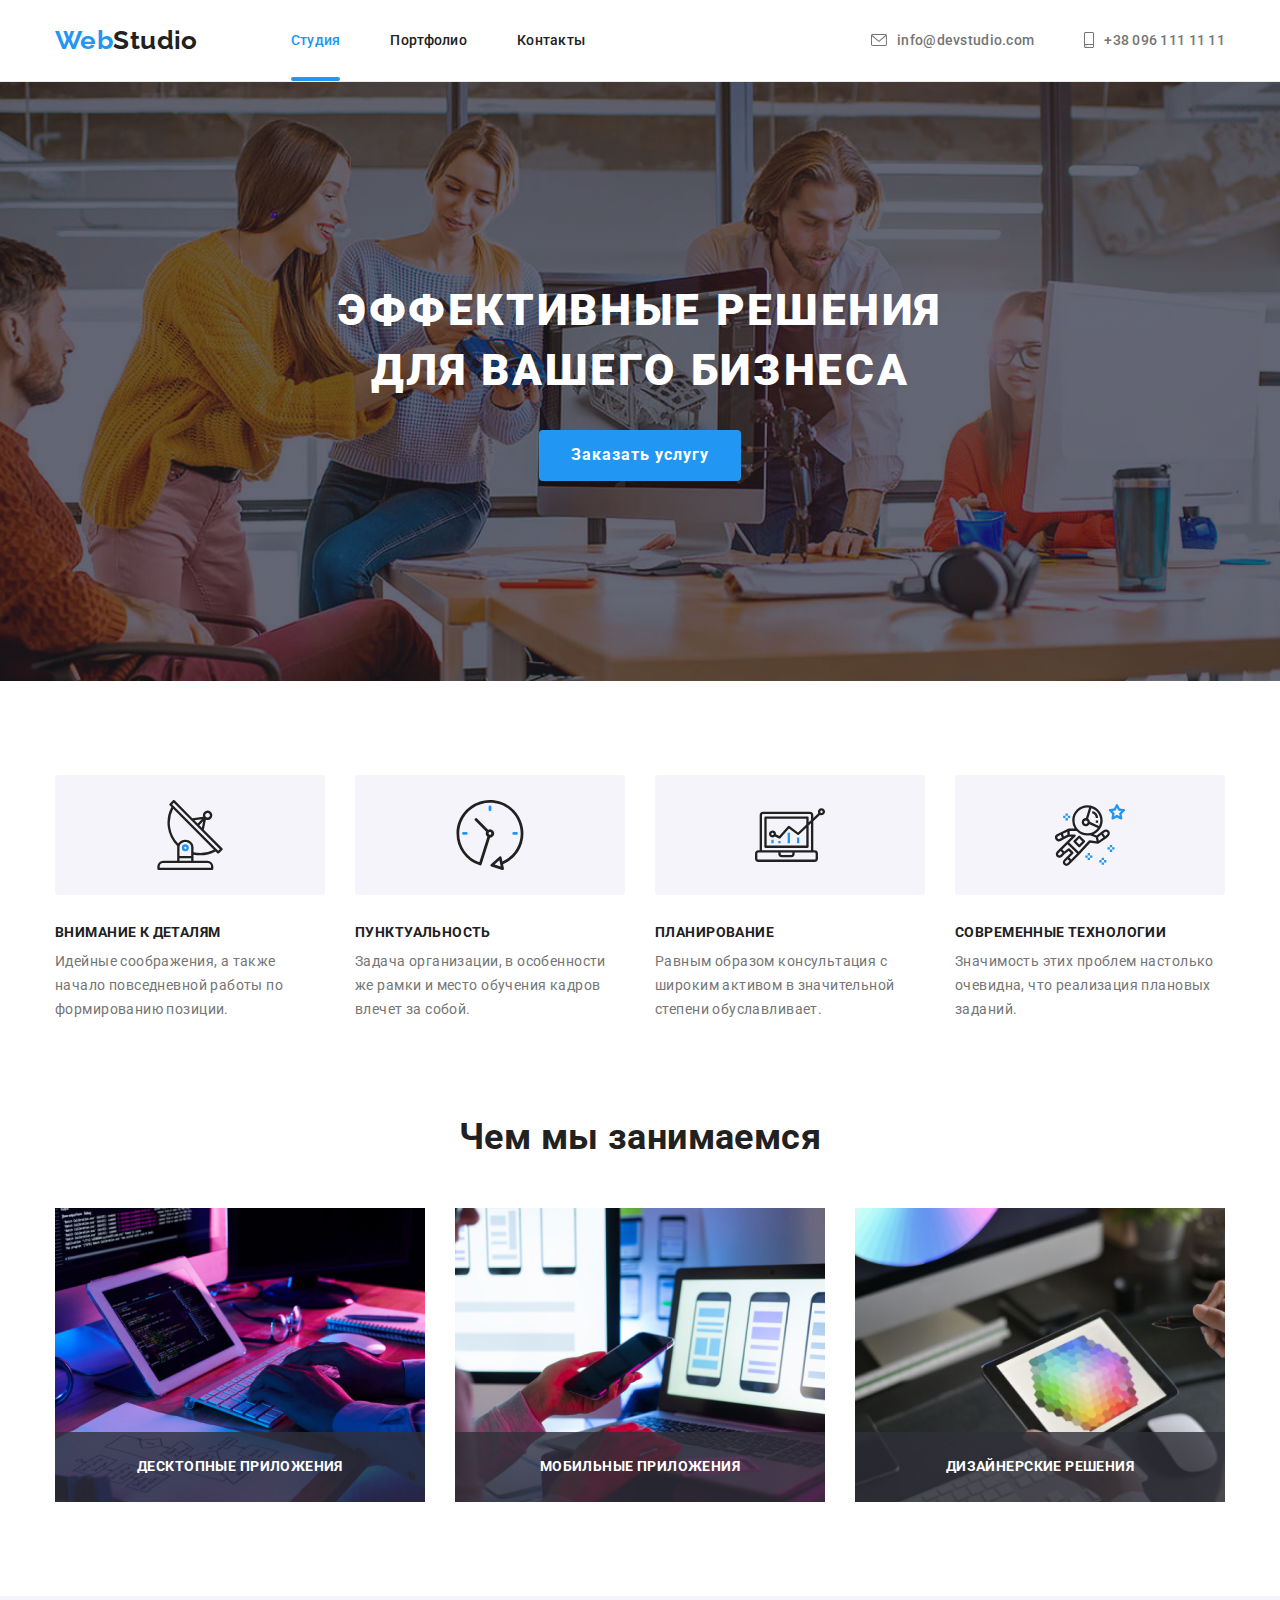
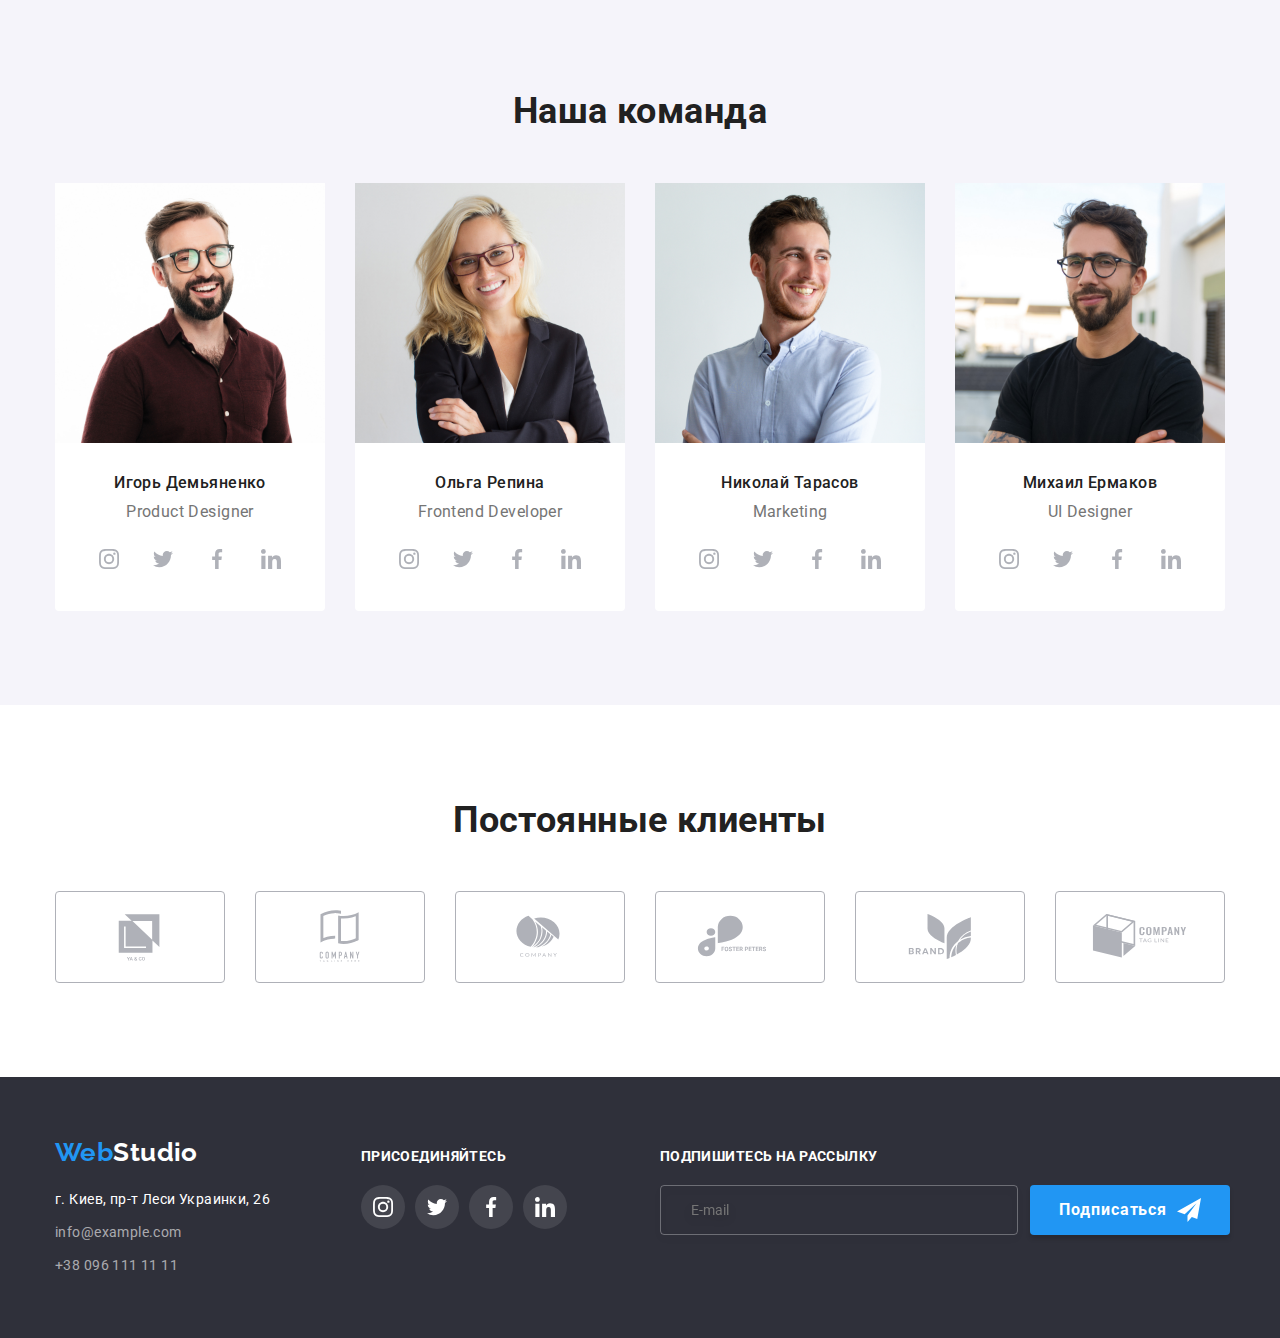
<file: index.html>
<!DOCTYPE html>
<html lang="ru">
	<head>
		<meta charset="UTF-8" />
		<meta http-equiv="X-UA-Compatible" content="IE=edge" />
		<meta name="viewport" content="width=device-width, initial-scale=1.0" />
		<title>WebStudio</title>

		<!-- Шрифти -->

		<link rel="preconnect" href="https://fonts.googleapis.com" />
		<link rel="preconnect" href="https://fonts.gstatic.com" crossorigin />
		<link
			href="https://fonts.googleapis.com/css2?family=Raleway:wght@700&family=Roboto:wght@400;500;700;900&display=swap"
			rel="stylesheet"
		/>
		<!--Нормалізація стилів  -->

		<link
			rel="stylesheet"
			href="https://cdnjs.cloudflare.com/ajax/libs/modern-normalize/1.1.0/modern-normalize.min.css"
		/>

		<!-- Кастомні стилі -->

		<link rel="stylesheet" href="./css/styles.css" />
	</head>

	<body>
		<!-- Шапка сторінки -->

		<header class="header">
			<div class="container header-container">
				<nav class="header-nav">
					<!-- Логотип -->

					<a class="logo link" href="./index.html"><span class="logo-accent">Web</span>Studio</a>

					<!-- Навігація на інші сторінки -->

					<ul class="nav-list list">
						<li class="nav-item">
							<a class="header-link current-link link" href="./index.html">Студия</a>
						</li>
						<li class="nav-item">
							<a class="header-link link" href="./portfolio.html">Портфолио</a>
						</li>
						<li class="nav-item">
							<a class="header-link link" href="Контакты">Контакты</a>
						</li>
					</ul>
				</nav>

				<!-- Контакти -->

				<ul class="contacts-list list">
					<li class="contacts-list-item">
						<a class="contact-link link" href="mailto:info@devstudio.com">
							<svg class="icon-mail">
								<use href="./images/icons.svg#icon-envelope"></use>
							</svg>
							info@devstudio.com
						</a>
					</li>
					<li class="contacts-list-item">
						<a class="contact-link link" href="tel:+380961111111">
							<svg class="icon-phone">
								<use href="./images/icons.svg#icon-smartphone"></use>
							</svg>
							+38 096 111 11 11
						</a>
					</li>
				</ul>
			</div>
		</header>

		<!-- Унікальний контент сторінки -->

		<main>
			<!-- Секція Герой -->

			<section class="section hero">
				<div class="container">
					<h1 class="hero-title">Эффективные решения для вашего бизнеса</h1>
					<button class="hero-button" type="button" data-modal-open>Заказать услугу</button>
				</div>
			</section>

			<!--Секція Переваги -->

			<section class="section benefits">
				<div class="container">
					<h2 class="visually-hidden">Преимущества</h2>
					<ul class="benefits-list card-set list">
						<li class="benefits-list-item card-set-item">
							<div class="item-icon">
								<svg class="benefits-icon">
									<use href="./images/symbol.svg#icon-antenna"></use>
								</svg>
							</div>
							<h3 class="benefits-title">Внимание к деталям</h3>
							<p class="benefits-text">
								Идейные соображения, а также начало повседневной работы по формированию позиции.
							</p>
						</li>
						<li class="benefits-list-item card-set-item">
							<div class="item-icon">
								<svg class="benefits-icon">
									<use href="./images/symbol.svg#icon-clock"></use>
								</svg>
							</div>
							<h3 class="benefits-title">Пунктуальность</h3>
							<p class="benefits-text">
								Задача организации, в особенности же рамки и место обучения кадров влечет за собой.
							</p>
						</li>
						<li class="benefits-list-item card-set-item">
							<div class="item-icon">
								<svg class="benefits-icon">
									<use href="./images/symbol.svg#icon-diagram"></use>
								</svg>
							</div>
							<h3 class="benefits-title">Планирование</h3>
							<p class="benefits-text">
								Равным образом консультация с широким активом в значительной степени обуславливает.
							</p>
						</li>
						<li class="benefits-list-item card-set-item">
							<div class="item-icon">
								<svg class="benefits-icon">
									<use href="./images/symbol.svg#icon-astronaut"></use>
								</svg>
							</div>
							<h3 class="benefits-title">Современные технологии</h3>
							<p class="benefits-text">
								Значимость этих проблем настолько очевидна, что реализация плановых заданий.
							</p>
						</li>
					</ul>
				</div>
			</section>

			<!--Секція Наша робота -->

			<section class="section job">
				<div class="container">
					<h2 class="section-title">Чем мы занимаемся</h2>
					<ul class="job-list card-set list">
						<li class="job-list-item card-set-item">
							<div class="job-card">
								<img src="./images/job/img.jpg" alt="Десктопные приложения" width="370" height="294" />
								<p class="title">Десктопные приложения</p>
							</div>
						</li>
						<li class="job-list-item card-set-item">
							<div class="job-card">
								<img src="./images/job/img-1.jpg" alt="Мобильные приложения" width="370" height="294" />
								<p class="title">Мобильные приложения</p>
							</div>
						</li>
						<li class="job-list-item card-set-item">
							<div class="job-card">
								<img src="./images/job/img-2.jpg" alt="Дизайнерские решения" width="370" height="294" />
								<p class="title">Дизайнерские решения</p>
							</div>
						</li>
					</ul>
				</div>
			</section>

			<!-- Секція Наша команда -->

			<section class="section team">
				<div class="container">
					<h2 class="section-title">Наша команда</h2>
					<ul class="team-list card-set list">
						<li class="team-list-item card-set-item">
							<div class="card">
								<img class="team-img" src="./images/teams/img-3.jpg" alt="Игорь Демьяненко" width="270" height="260" />
								<div class="card-content">
									<h3 class="team-member">Игорь Демьяненко</h3>
									<p class="team-position">Product Designer</p>
									<ul class="networks-list list">
										<li class="networks-item">
											<a
												class="social-link link"
												href="https://www.instagram.com"
												aria-label="instagram"
												target="_blank"
												rel="noreferrer noopener"
											>
												<svg class="social-icon" width="20" height="20">
													<use href="./images/icons.svg#icon-instagram"></use>
												</svg>
											</a>
										</li>
										<li class="networks-item">
											<a
												class="social-link link"
												href="https://www.twitter.com"
												aria-label="twitter"
												target="_blank"
												rel="noreferrer noopener"
											>
												<svg class="social-icon" width="20" height="20">
													<use href="./images/icons.svg#icon-twitter"></use>
												</svg>
											</a>
										</li>
										<li class="networks-item">
											<a
												class="social-link link"
												href="https://www.facebook.com"
												aria-label="facebook"
												target="_blank"
												rel="noreferrer noopener"
											>
												<svg class="social-icon" width="20" height="20">
													<use href="./images/icons.svg#icon-facebook"></use>
												</svg>
											</a>
										</li>
										<li class="networks-item">
											<a
												class="social-link link"
												href="https://www.linkedin.com"
												aria-label="linkedin"
												target="_blank"
												rel="noreferrer noopener"
											>
												<svg class="social-icon" width="20" height="20">
													<use href="./images/icons.svg#icon-linkedin"></use>
												</svg>
											</a>
										</li>
									</ul>
								</div>
							</div>
						</li>

						<li class="team-list-item card-set-item">
							<div class="card">
								<div class="card-photo">
									<img src="./images/teams/img-4.jpg" alt="Ольга Репина" width="270" height="260" />
								</div>
								<div class="card-content">
									<h3 class="team-member">Ольга Репина</h3>
									<p class="team-position">Frontend Developer</p>
									<ul class="networks-list list">
										<li class="networks-item">
											<a
												class="social-link link"
												href="https://www.instagram.com"
												aria-label="instagram"
												target="_blank"
												rel="noreferrer noopener"
											>
												<svg class="social-icon" width="20" height="20">
													<use href="./images/icons.svg#icon-instagram"></use>
												</svg>
											</a>
										</li>
										<li class="networks-item">
											<a
												class="social-link link"
												href="https://www.twitter.com"
												aria-label="twitter"
												target="_blank"
												rel="noreferrer noopener"
											>
												<svg class="social-icon" width="20" height="20">
													<use href="./images/icons.svg#icon-twitter"></use>
												</svg>
											</a>
										</li>
										<li class="networks-item">
											<a
												class="social-link link"
												href="https://www.facebook.com"
												aria-label="facebook"
												target="_blank"
												rel="noreferrer noopener"
											>
												<svg class="social-icon" width="20" height="20">
													<use href="./images/icons.svg#icon-facebook"></use>
												</svg>
											</a>
										</li>
										<li class="networks-item">
											<a
												class="social-link link"
												href="https://www.linkedin.com"
												aria-label="linkedin"
												target="_blank"
												rel="noreferrer noopener"
											>
												<svg class="social-icon" width="20" height="20">
													<use href="./images/icons.svg#icon-linkedin"></use>
												</svg>
											</a>
										</li>
									</ul>
								</div>
							</div>
						</li>

						<li class="team-list-item card-set-item">
							<div class="card">
								<div class="card-photo">
									<img src="./images/teams/img-5.jpg" alt="Николай Тарасов" width="270" height="260" />
								</div>
								<div class="card-content">
									<h3 class="team-member">Николай Тарасов</h3>
									<p class="team-position">Marketing</p>
									<ul class="networks-list list">
										<li class="networks-item">
											<a
												class="social-link link"
												href="https://www.instagram.com"
												aria-label="instagram"
												target="_blank"
												rel="noreferrer noopener"
											>
												<svg class="social-icon" width="20" height="20">
													<use href="./images/icons.svg#icon-instagram"></use>
												</svg>
											</a>
										</li>
										<li class="networks-item">
											<a
												class="social-link link"
												href="https://www.twitter.com"
												aria-label="twitter"
												target="_blank"
												rel="noreferrer noopener"
											>
												<svg class="social-icon" width="20" height="20">
													<use href="./images/icons.svg#icon-twitter"></use>
												</svg>
											</a>
										</li>
										<li class="networks-item">
											<a
												class="social-link link"
												href="https://www.facebook.com"
												aria-label="facebook"
												target="_blank"
												rel="noreferrer noopener"
											>
												<svg class="social-icon" width="20" height="20">
													<use href="./images/icons.svg#icon-facebook"></use>
												</svg>
											</a>
										</li>
										<li class="networks-item">
											<a
												class="social-link link"
												href="https://www.linkedin.com"
												aria-label="linkedin"
												target="_blank"
												rel="noreferrer noopener"
											>
												<svg class="social-icon" width="20" height="20">
													<use href="./images/icons.svg#icon-linkedin"></use>
												</svg>
											</a>
										</li>
									</ul>
								</div>
							</div>
						</li>

						<li class="team-list-item card-set-item">
							<div class="card">
								<div class="card-photo">
									<img src="./images/teams/img-6.jpg" alt="Михаил Ермаков" width="270" height="260" />
								</div>
								<div class="card-content">
									<h3 class="team-member">Михаил Ермаков</h3>
									<p class="team-position">UI Designer</p>
									<ul class="networks-list list">
										<li class="networks-item">
											<a
												class="social-link link"
												href="https://www.instagram.com"
												aria-label="instagram"
												target="_blank"
												rel="noreferrer noopener"
											>
												<svg class="social-icon" width="20" height="20">
													<use href="./images/icons.svg#icon-instagram"></use>
												</svg>
											</a>
										</li>
										<li class="networks-item">
											<a
												class="social-link link"
												href="https://www.twitter.com"
												aria-label="twitter"
												target="_blank"
												rel="noreferrer noopener"
											>
												<svg class="social-icon" width="20" height="20">
													<use href="./images/icons.svg#icon-twitter"></use>
												</svg>
											</a>
										</li>
										<li class="networks-item">
											<a
												class="social-link link"
												href="https://www.facebook.com"
												aria-label="facebook"
												target="_blank"
												rel="noreferrer noopener"
											>
												<svg class="social-icon" width="20" height="20">
													<use href="./images/icons.svg#icon-facebook"></use>
												</svg>
											</a>
										</li>
										<li class="networks-item">
											<a
												class="social-link link"
												href="https://www.linkedin.com"
												aria-label="linkedin"
												target="_blank"
												rel="noreferrer noopener"
											>
												<svg class="social-icon" width="20" height="20">
													<use href="./images/icons.svg#icon-linkedin"></use>
												</svg>
											</a>
										</li>
									</ul>
								</div>
							</div>
						</li>
					</ul>
				</div>
			</section>
		</main>

		<!-- Секція Постійні клієнти -->

		<section class="section clients">
			<div class="container">
				<h2 class="section-title">Постоянные клиенты</h2>
				<ul class="clients-list card-set list">
					<li class="clients-list-item card-set-item">
						<a class="clients-link link" href="">
							<svg class="clients-icon" width="106px" height="60px">
								<use href="./images/icons.svg#icon-Logo"></use>
							</svg>
						</a>
					</li>
					<li class="clients-list-item card-set-item">
						<a class="clients-link link" href="">
							<svg class="clients-icon" width="106px" height="60px">
								<use href="./images/icons.svg#icon-Logo-1"></use>
							</svg>
						</a>
					</li>
					<li class="clients-list-item card-set-item">
						<a class="clients-link link" href="">
							<svg class="clients-icon" width="106px" height="60px">
								<use href="./images/icons.svg#icon-Logo-2"></use>
							</svg>
						</a>
					</li>
					<li class="clients-list-item card-set-item">
						<a class="clients-link link" href="">
							<svg class="clients-icon" width="106px" height="60px">
								<use href="./images/icons.svg#icon-Logo-3"></use>
							</svg>
						</a>
					</li>
					<li class="clients-list-item card-set-item">
						<a class="clients-link link" href="">
							<svg class="clients-icon" width="106px" height="60px">
								<use href="./images/icons.svg#icon-Logo-4"></use>
							</svg>
						</a>
					</li>
					<li class="clients-list-item card-set-item">
						<a class="clients-link link" href="">
							<svg class="clients-icon" width="106px" height="60px">
								<use href="./images/icons.svg#icon-Logo-5"></use>
							</svg>
						</a>
					</li>
				</ul>
			</div>
		</section>
		<!-- Підвал -->

		<footer class="footer">
			<div class="container footer-container">
				<div class="address-container">
					<a class="logo link" href="./index.html"><span class="logo-accent">Web</span>Studio</a>

					<!-- Адреса -->

					<address>
						<ul class="footer-list link">
							<li class="footer-list-item">
								<a class="address map link" href="https://bit.ly/3pXMvUd" target="_blank" rel="noopener noreferrer"
									>г. Киев, пр-т Леси Украинки, 26</a
								>
							</li>

							<!-- Контакти -->

							<li class="footer-list-item">
								<a class="address-contact link" href="mailto:info@devstudio.com">info@example.com</a>
							</li>
							<li class="footer-list-item">
								<a class="address-contact link" href="tel:+380961111111">+38 096 111 11 11</a>
							</li>
						</ul>
					</address>
				</div>

				<div class="social-container">
					<p class="footer-title">присоединяйтесь</p>
					<ul class="networks-list list">
						<li class="networks-item">
							<a
								class="footer-social-link link"
								href="https://www.instagram.com"
								aria-label="instagram"
								target="_blank"
								rel="noreferrer noopener"
							>
								<svg class="footer-social-icon" width="20" height="20">
									<use href="./images/icons.svg#icon-instagram"></use>
								</svg>
							</a>
						</li>
						<li class="networks-item">
							<a
								class="footer-social-link link"
								href="https://www.twitter.com"
								aria-label="twitter"
								target="_blank"
								rel="noreferrer noopener"
							>
								<svg class="footer-social-icon" width="20" height="20">
									<use href="./images/icons.svg#icon-twitter"></use>
								</svg>
							</a>
						</li>
						<li class="networks-item">
							<a
								class="footer-social-link link"
								href="https://www.facebook.com"
								aria-label="facebook"
								target="_blank"
								rel="noreferrer noopener"
							>
								<svg class="footer-social-icon" width="20" height="20">
									<use href="./images/icons.svg#icon-facebook"></use>
								</svg>
							</a>
						</li>
						<li class="networks-item">
							<a
								class="footer-social-link link"
								href="https://www.linkedin.com"
								aria-label="linkedin"
								target="_blank"
								rel="noreferrer noopener"
							>
								<svg class="footer-social-icon" width="20" height="20">
									<use href="./images/icons.svg#icon-linkedin"></use>
								</svg>
							</a>
						</li>
					</ul>
				</div>

				<form class="footer-form">
					<label for="email" class="footer-label">Подпишитесь на рассылку</label>
					<div class="subscribe">
						<input type="email" name="email" id="email" placeholder="E-mail" required class="footer-input" />

						<button type="submit" class="button-form">
							Подписаться
							<svg class="icon-send" width="24px" height="24px">
								<use href="./images/icons.svg#icon-send"></use>
							</svg>
						</button>
					</div>
				</form>
			</div>
		</footer>

		<!-- Модальне вікно -->

		<div class="backdrop is-hidden" data-modal>
			<div class="modal">
				<button class="modal-close-btn" type="button" data-modal-close>
					<svg width="18" height="18">
						<use href="./images/icons.svg#close-button"></use>
					</svg>
				</button>

				<!-- Модальне вікно Портфоліо -->

				<form class="form-action" autocomplete="on">
					<h2 class="form-title">Оставьте свои данные, мы вам перезвоним</h2>

					<ul class="form">
						<li class="form-field">
							<label for="name" class="form-label">Имя</label>
							<input type="text" id="name" class="form-input" name="name" required autofocus />
							<svg class="icon-input">
								<use href="./images/icons.svg#person-icon"></use>
							</svg>
						</li>
						<li class="form-field">
							<label for="tel" class="form-label">Телефон</label>
							<input type="tel" id="tel" class="form-input" name="phone" required />
							<svg class="icon-input">
								<use href="./images/icons.svg#phone-icon"></use>
							</svg>
						</li>
						<li class="form-field">
							<label for="mail" class="form-label">Почта</label>
							<input type="email" id="mail" class="form-input" name="email" required />
							<svg class="icon-input">
								<use href="./images/icons.svg#email-icon"></use>
							</svg>
						</li>
						<li class="form-field">
							<label class="form-label" for="comment">Комментарий</label>
							<textarea name="coment" id="comment" placeholder="Введите текст"></textarea>
						</li>
					</ul>

					<label class="label">
						<input type="checkbox" name="policy" class="checkbox" required />
						<span class="icon-span"></span>
						Соглашаюсь с рассылкой и принимаю<a href="" class="policy-link">Условия договора</a>
					</label>

					<button type="submit" class="primary-button submit">Отправить</button>
				</form>
			</div>
		</div>

		<!-- Підключення скрипта -->

		<script src="./js/modal.js"></script>
	</body>
</html>
</file>
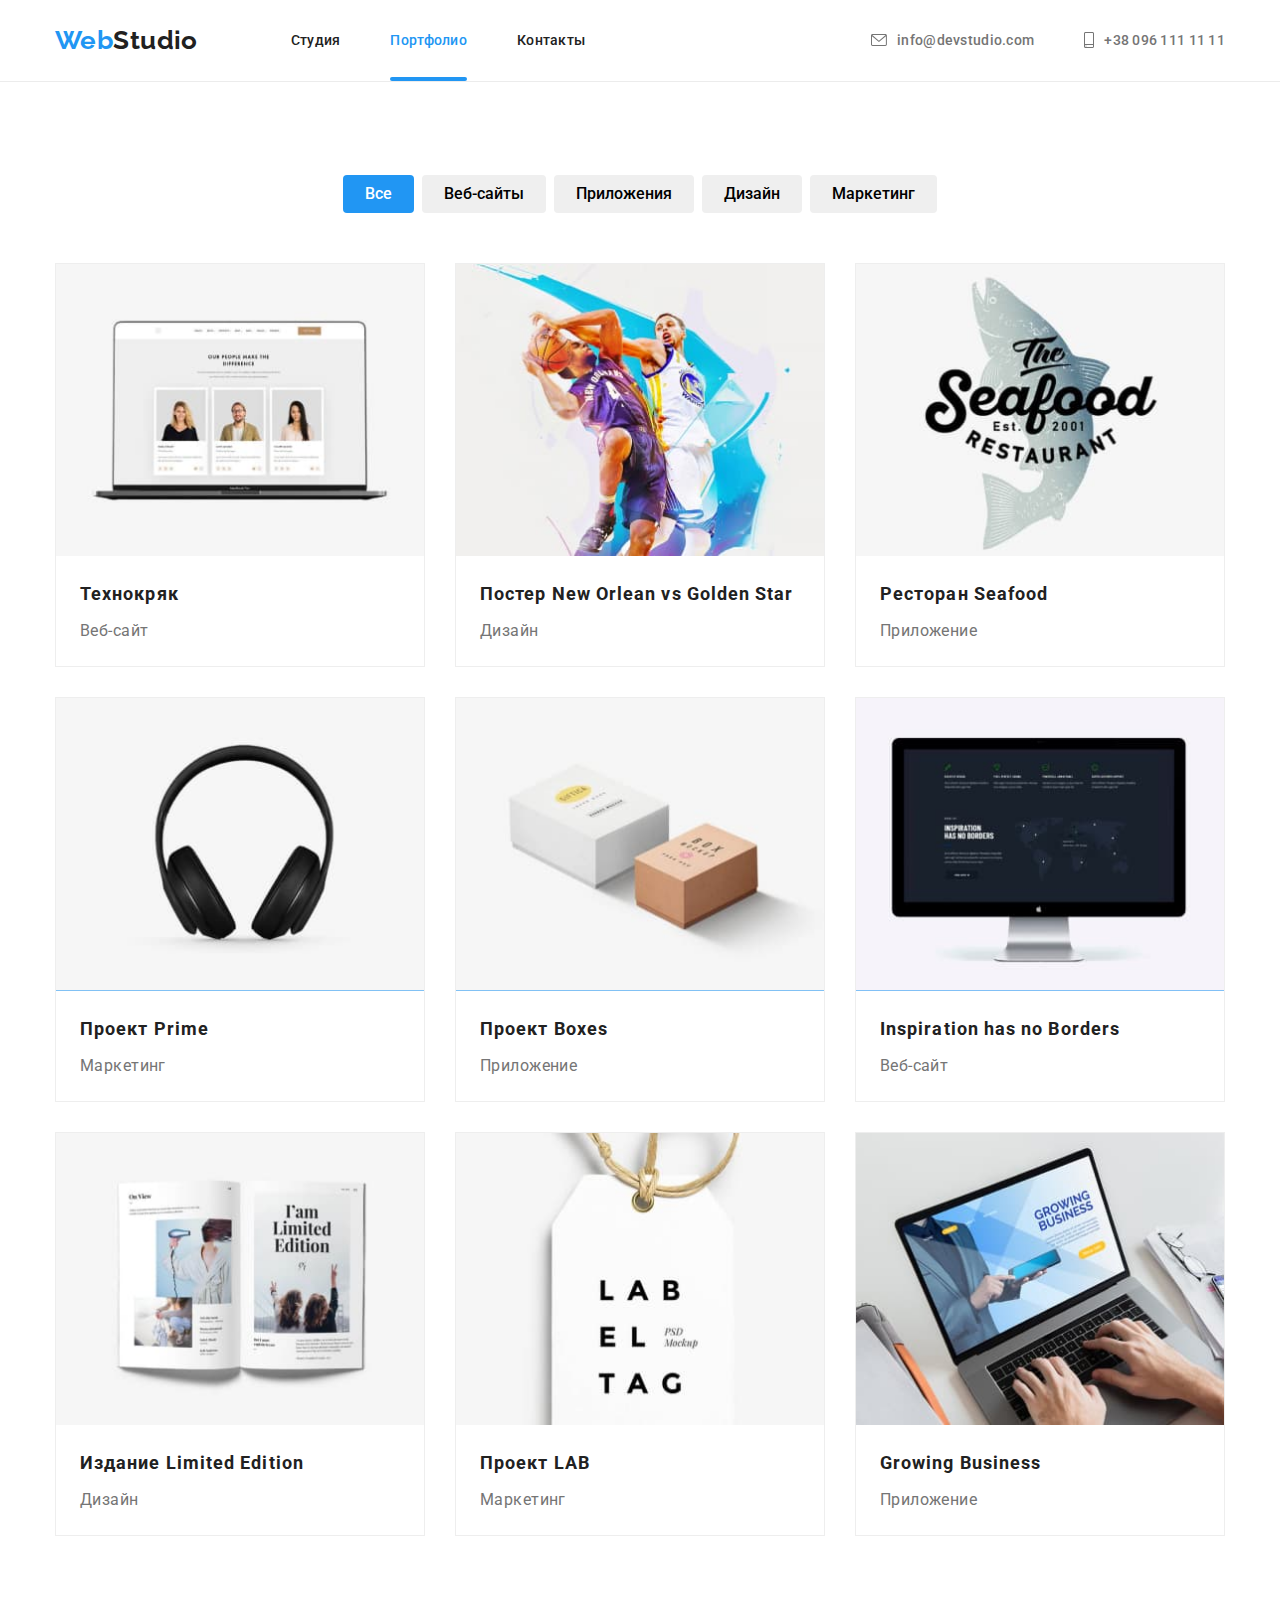
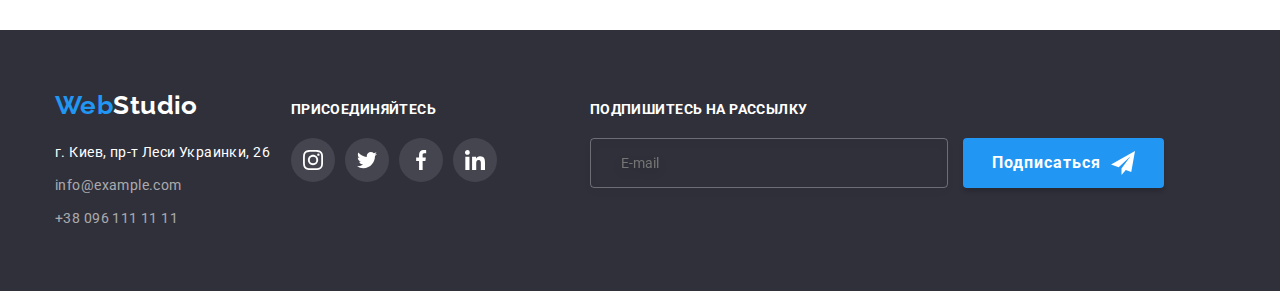
<file: portfolio.html>
<!DOCTYPE html>
<html lang="ru">
	<head>
		<meta charset="UTF-8" />
		<meta http-equiv="X-UA-Compatible" content="IE=edge" />
		<meta name="viewport" content="width=device-width, initial-scale=1.0" />
		<title>WebStudio</title>

		<!-- Шрифти -->

		<link rel="preconnect" href="https://fonts.googleapis.com" />
		<link rel="preconnect" href="https://fonts.gstatic.com" crossorigin />
		<link
			href="https://fonts.googleapis.com/css2?family=Raleway:wght@700&family=Roboto:wght@400;500;700;900&display=swap"
			rel="stylesheet"
		/>
		<!--Нормалізація стилів  -->

		<link
			rel="stylesheet"
			href="https://cdnjs.cloudflare.com/ajax/libs/modern-normalize/1.1.0/modern-normalize.min.css"
		/>

		<!-- Кастомні стилі -->

		<link rel="stylesheet" href="./css/styles.css" />
	</head>

	<body>
		<!-- Шапка сторінки -->

		<header class="header">
			<div class="container header-container">
				<nav class="header-nav">
					<!-- Логотип -->

					<a class="logo link" href="./index.html"><span class="logo-accent">Web</span>Studio</a>

					<!-- Навігація на інші сторінки -->

					<ul class="nav-list list">
						<li class="nav-item">
							<a class="header-link link" href="./index.html">Студия</a>
						</li>
						<li class="nav-item">
							<a class="header-link current-link link" href="./portfolio.html">Портфолио</a>
						</li>
						<li class="nav-item">
							<a class="header-link link" href="Контакты">Контакты</a>
						</li>
					</ul>
				</nav>

				<!-- Контакти -->

				<ul class="contacts-list list">
					<li class="contacts-list-item">
						<a class="contact-link link" href="mailto:info@devstudio.com">
							<svg class="icon-mail">
								<use href="./images/icons.svg#icon-envelope"></use>
							</svg>
							info@devstudio.com
						</a>
					</li>
					<li class="contacts-list-item">
						<a class="contact-link link" href="tel:+380961111111">
							<svg class="icon-phone">
								<use href="./images/icons.svg#icon-smartphone"></use>
							</svg>
							+38 096 111 11 11
						</a>
					</li>
				</ul>
			</div>
		</header>

		<!-- Унікальний контент сторінки -->

		<main>
			<!-- Секція Портфоліо -->

			<section class="section portfolio">
				<div class="container">
					<h1 class="visually-hidden">Примеры работ</h1>

					<!-- Кнопки -->

					<ul class="portfolio-list list">
						<li class="button-list-item">
							<button class="button-list active" type="button">Все</button>
						</li>
						<li class="button-list-item">
							<button class="button-list" type="button">Веб-сайты</button>
						</li>
						<li class="button-list-item">
							<button class="button-list" type="button">Приложения</button>
						</li>
						<li class="button-list-item">
							<button class="button-list" type="button">Дизайн</button>
						</li>
						<li class="button-list-item">
							<button class="button-list" type="button">Маркетинг</button>
						</li>
					</ul>

					<!-- Проекти -->

					<ul class="projects-list card-set list">
						<li class="projects-list-item card-set-item">
							<a class="projects-link link" href="">
								<div class="img-card">
									<img src="./images/portfolio/img-1.jpg" alt="Технокряк" width="370" height="294" />

									<div class="projects-overlay">
										<p class="overlay-text">
											Ресурс предлагает комплексные предложения с разным уровнем функционала и сервисов. Все это
											позволит посетителю получить исчерпывающие сведения о компании или частном лице.
										</p>
									</div>
								</div>
								<div class="img-content">
									<h2 class="projects-title">Технокряк</h2>
									<p class="projects-text">Веб-сайт</p>
								</div>
							</a>
						</li>
						<li class="projects-list-item card-set-item">
							<a class="projects-link link" href="">
								<div class="img-card">
									<img
										src="./images/portfolio/img-2.jpg"
										alt="Постер New Orlean vs Golden Star"
										width="370"
										height="294"
									/>
									<div class="projects-overlay">
										<p class="overlay-text">
											Ресурс предлагает комплексные предложения с разным уровнем функционала и сервисов. Все это
											позволит посетителю получить исчерпывающие сведения о компании или частном лице.
										</p>
									</div>
								</div>
								<div class="img-content">
									<h2 class="projects-title">Постер New Orlean vs Golden Star</h2>
									<p class="projects-text">Дизайн</p>
								</div>
							</a>
						</li>
						<li class="projects-list-item card-set-item">
							<a class="projects-link link" href="">
								<div class="img-card">
									<img src="./images/portfolio/img-3.jpg" alt="Ресторан Seafood" width="370" height="294" />
									<div class="projects-overlay">
										<p class="overlay-text">
											Ресурс предлагает комплексные предложения с разным уровнем функционала и сервисов. Все это
											позволит посетителю получить исчерпывающие сведения о компании или частном лице.
										</p>
									</div>
								</div>
								<div class="img-content">
									<h2 class="projects-title">Ресторан Seafood</h2>
									<p class="projects-text">Приложение</p>
								</div>
							</a>
						</li>
						<li class="projects-list-item card-set-item">
							<a class="projects-link link" href="">
								<div class="img-card">
									<img src="./images/portfolio/img-4.jpg" alt="Проект Prime" width="370" height="294" />
									<div class="projects-overlay">
										<p class="overlay-text">
											Ресурс предлагает комплексные предложения с разным уровнем функционала и сервисов. Все это
											позволит посетителю получить исчерпывающие сведения о компании или частном лице.
										</p>
									</div>
								</div>
								<div class="img-content">
									<h2 class="projects-title">Проект Prime</h2>
									<p class="projects-text">Маркетинг</p>
								</div>
							</a>
						</li>
						<li class="projects-list-item card-set-item">
							<a class="projects-link link" href="">
								<div class="img-card">
									<img src="./images/portfolio/img-5.jpg" alt="Проект Boxes" width="370" height="294" />
									<div class="projects-overlay">
										<p class="overlay-text">
											Ресурс предлагает комплексные предложения с разным уровнем функционала и сервисов. Все это
											позволит посетителю получить исчерпывающие сведения о компании или частном лице.
										</p>
									</div>
								</div>
								<div class="img-content">
									<h2 class="projects-title">Проект Boxes</h2>
									<p class="projects-text">Приложение</p>
								</div>
							</a>
						</li>
						<li class="projects-list-item card-set-item">
							<a class="projects-link link" href="">
								<div class="img-card">
									<img src="./images/portfolio/img-6.jpg" alt="Inspiration has no Borders" width="370" height="294" />
									<div class="projects-overlay">
										<p class="overlay-text">
											Ресурс предлагает комплексные предложения с разным уровнем функционала и сервисов. Все это
											позволит посетителю получить исчерпывающие сведения о компании или частном лице.
										</p>
									</div>
								</div>
								<div class="img-content">
									<h2 class="projects-title">Inspiration has no Borders</h2>
									<p class="projects-text">Веб-сайт</p>
								</div>
							</a>
						</li>
						<li class="projects-list-item card-set-item">
							<a class="projects-link link" href="">
								<div class="img-card">
									<img src="./images/portfolio/img-7.jpg" alt="Издание Limited Edition" width="370" height="294" />
									<div class="projects-overlay">
										<p class="overlay-text">
											Ресурс предлагает комплексные предложения с разным уровнем функционала и сервисов. Все это
											позволит посетителю получить исчерпывающие сведения о компании или частном лице.
										</p>
									</div>
								</div>
								<div class="img-content">
									<h2 class="projects-title">Издание Limited Edition</h2>
									<p class="projects-text">Дизайн</p>
								</div>
							</a>
						</li>
						<li class="projects-list-item card-set-item">
							<a class="projects-link link" href="">
								<div class="img-card">
									<img src="./images/portfolio/img-8.jpg" alt="Проект LAB" width="370" height="294" />
									<div class="projects-overlay">
										<p class="overlay-text">
											Ресурс предлагает комплексные предложения с разным уровнем функционала и сервисов. Все это
											позволит посетителю получить исчерпывающие сведения о компании или частном лице.
										</p>
									</div>
								</div>
								<div class="img-content">
									<h2 class="projects-title">Проект LAB</h2>
									<p class="projects-text">Маркетинг</p>
								</div>
							</a>
						</li>
						<li class="projects-list-item card-set-item">
							<a class="projects-link link" href="">
								<div class="img-card">
									<img src="./images/portfolio/img-9.jpg" alt="Growing Business" width="370" height="294" />
									<div class="projects-overlay">
										<p class="overlay-text">
											Ресурс предлагает комплексные предложения с разным уровнем функционала и сервисов. Все это
											позволит посетителю получить исчерпывающие сведения о компании или частном лице.
										</p>
									</div>
								</div>
								<div class="img-content">
									<h2 class="projects-title">Growing Business</h2>
									<p class="projects-text">Приложение</p>
								</div>
							</a>
						</li>
					</ul>
				</div>
			</section>
		</main>

		<!-- Підвал -->

		<footer class="footer">
			<div class="container">
				<div class="footer-container">
					<div class="address-container">
						<a class="logo link" href="./index.html"><span class="logo-accent">Web</span>Studio</a>

						<!-- Адреса -->

						<address>
							<ul class="footer-list link">
								<li class="footer-list-item">
									<a class="address map link" href="https://bit.ly/3pXMvUd" target="_blank" rel="noopener noreferrer"
										>г. Киев, пр-т Леси Украинки, 26</a
									>
								</li>

								<!-- Контакти -->

								<li class="footer-list-item">
									<a class="address-contact link" href="mailto:info@devstudio.com">info@example.com</a>
								</li>
								<li class="footer-list-item">
									<a class="address-contact link" href="tel:+380961111111">+38 096 111 11 11</a>
								</li>
							</ul>
						</address>
					</div>

					<div class="address-container">
						<p class="footer-title">присоединяйтесь</p>
						<ul class="networks-list list">
							<li class="networks-item">
								<a
									class="footer-social-link link"
									href="https://www.instagram.com"
									aria-label="instagram"
									target="_blank"
									rel="noreferrer noopener"
								>
									<svg class="footer-social-icon" width="20" height="20">
										<use href="./images/icons.svg#icon-instagram"></use>
									</svg>
								</a>
							</li>
							<li class="networks-item">
								<a
									class="footer-social-link link"
									href="https://www.twitter.com"
									aria-label="twitter"
									target="_blank"
									rel="noreferrer noopener"
								>
									<svg class="footer-social-icon" width="20" height="20">
										<use href="./images/icons.svg#icon-twitter"></use>
									</svg>
								</a>
							</li>
							<li class="networks-item">
								<a
									class="footer-social-link link"
									href="https://www.facebook.com"
									aria-label="facebook"
									target="_blank"
									rel="noreferrer noopener"
								>
									<svg class="footer-social-icon" width="20" height="20">
										<use href="./images/icons.svg#icon-facebook"></use>
									</svg>
								</a>
							</li>
							<li class="networks-item">
								<a
									class="footer-social-link link"
									href="https://www.linkedin.com"
									aria-label="linkedin"
									target="_blank"
									rel="noreferrer noopener"
								>
									<svg class="footer-social-icon" width="20" height="20">
										<use href="./images/icons.svg#icon-linkedin"></use>
									</svg>
								</a>
							</li>
						</ul>
					</div>

					<form class="footer-form">
						<label for="email" class="footer-label">Подпишитесь на рассылку</label>
						<input type="email" name="email" id="email" placeholder="E-mail" required class="footer-input" />

						<button type="submit" class="button-form">
							Подписаться
							<svg class="icon-send" width="24px" height="24px">
								<use href="./images/icons.svg#icon-send"></use>
							</svg>
						</button>
					</form>
				</div>
			</div>
		</footer>
	</body>
</html>
</file>
<file: css/styles.css>
:root {

    /* Кольори тексту */
    --primary-text-color: #757575;
    --title-text-color: #212121;
    --secondary-title-color: #ffffff;
    --footer-text-color: rgba(255, 255, 255, 0.6);
    /* Кольори фону */
    --background-color: #ffffff;
    --secondary-background-color: #f5f4fa;
    --third-background-color: #2f303a;

    /* Акцентні кольори */
    --accent-color: #2196f3;
    --accent-color-focus: #188ce8;

    /* Інше */

    --items: 4;
    --indent: 30px;
    /* --card-set-gap: 30px;
    flex-basis: calc(100% / 3 - var(--card-set-gap));
    margin-left: calc(-1 * var(--card-set-gap));
    margin-top: calc(-1 * var(--card-set-gap)); */


    --anim: 250ms cubic-bezier(0.4, 0, 0.2, 1);
}

body {
    background-color: var(--background-color);
    color: var(--primary-text-color);

    font-size: 14px;
    font-family: 'Roboto', sans-serif;
    letter-spacing: 0.03em;

}

.container {
    margin-left: auto;
    margin-right: auto;
    padding-left: 15px;
    padding-right: 15px;
    width: 1200px;

   
}

.section {
    padding-top: 94px;
    padding-bottom: 94px;
}

.link {
    text-decoration: none;
}

.list,
.footer-list {
    margin: 0;
    padding: 0;

    list-style: none;
}

.visually-hidden {
    position: absolute;
    width: 1px;
    height: 1px;
    margin: -1px;
    border: 0;
    padding: 0;

    white-space: nowrap;
    clip-path: inset(100%);
    clip: rect(0 0 0 0);
    overflow: hidden;
}

/* reset */

h1,h2,h3,p{
    margin-top: 0;
    margin-bottom: 0;
} 


img {
    display: block;
    max-width: 100%;
    height: auto;
}


/* Сітка із застосуванням Flex-box */

.card-set {
    display: flex;
    flex-wrap: wrap;
    margin: calc(-1 * var(--indent) / 2);
}

.card-set-item {
    margin: calc(var(--indent) / 2);
    flex-basis: calc((100% - (var(--indent))*var(--items)) / var(--items));
}






/* Шапка сторінки */

.header-container {
    display: flex;
    align-items: center;
}



.header {
    background-color: var(--background-color);
    outline: 1px solid #ECECEC;
}

.logo {
    margin-right: 93px;
    color: var(--title-text-color);

    font-family: 'Raleway', sans-serif;
    font-weight: 700;
    font-size: 26px;
    line-height: 1.2;

}

.logo-accent {
    color: var(--accent-color);
}

/* Навігація на інші сторінки */

.header-nav{
    display: flex;
    align-items: center;
}

.nav-list {
    display: flex;
}

.nav-item:not(:last-child) {
    margin-right: 50px;
}

.header-link {
    display: block;
    padding-top: 32px;
    padding-bottom: 32px;
    color: var(--title-text-color);
    font-weight: 500;
    line-height: 1.2;
    letter-spacing: 0.02em;  
    
    transition: color var(--anim);
    
                        /* або */

    /* transition: color 250ms cubic-bezier(0.4, 0, 0.2, 1); */

                        /* або */
    
    /* transition-property: color;
    transition-duration: 250ms;
    transition-timing-function: cubic-bezier(0.4, 0, 0.2, 1); */
}


.header-link:hover,
.header-link:focus {
    color: var(--accent-color);
}

.current{
    color: var(--accent-color);
}

/* АКЦЕНТНІ ЛІНІЇ */


.current-link {
    position: relative;
    display: flex;
    align-items: center;
    color: var(--accent-color);
}

.current-link::before {
    content: '';
    position: absolute;
    display: inline-block;
    left: 0;
    bottom: 0;
    width: 100%;
    height: 4px;

    background-color: var(--accent-color);
    border-radius: 2px;
}

/* Контакти */

.contacts-list{
    display: flex;
    margin-left: auto;
}

.contacts-list-item:not(:last-child) {
    margin-right: 50px;
}


.contact-link {
    display: flex;
    align-items: center;
    padding-top: 32px;
    padding-bottom: 32px;
    
    color: var(--primary-text-color);
    font-weight: 500;
    line-height: 1.2;
    letter-spacing: 0.02em;
    color: var(--primary-text-color);

    transition: color var(--anim);
}

.contact-link:hover,
.contact-link:focus {
    color: var(--accent-color);
}

.icon-mail {
    margin-right: 10px;
    width: 16px;
    height: 12px;
    fill: currentColor;
}

.icon-phone {
    margin-right: 10px;
    width: 10px;
    height: 16px;
    fill: currentColor;  
}



/* Унікальний контент сторінки(main) */

/* Секція Герой */

.section.hero {

    max-width: 1600px; 
    margin-left: auto;
    margin-right: auto;
    background-position: center;
    background-size: cover;
    background-image: linear-gradient(to right, rgba(47, 48, 58, 0.4),rgba(47, 48, 58, 0.4)), url('../images/hero/Img.jpg');
    background-repeat: no-repeat;

    padding: 200px 0;
    background-color: var(--third-background-color);
    text-align: center;
}

.hero-title {
    margin-bottom: 30px;
    margin-left: auto;
    margin-right: auto;
    width: 696px;
    
    color: var(--secondary-title-color);
    font-weight: 900;
    font-size: 44px;
    line-height: 1.36;
    text-align: center;
    letter-spacing: 0.06em;
    text-transform: uppercase;
}

.hero-button {
    display: inline-block;
    border: none;
    border-radius: 4px;
    padding: 10px 32px;
    min-width: 200px;

    font-family: inherit;
    color: var(--secondary-title-color);
    background-color: var(--accent-color);
    cursor: pointer;
    font-weight: 700;
    font-size: 16px;
    line-height: 1.88;
    align-items: center;
    text-align: center;
    letter-spacing: 0.06em;

    transition: background-color var(--anim);

}

.hero-button:hover,
.hero-button:focus {
    background-color: var(--accent-color-focus);

}


/* Секція Переваги */


.item-icon {
    display: flex;
    justify-content: center;
    align-items: center;
    background: #f5f4fa;
    border-radius: 4px;
    margin-bottom: 30px;
    height: 120px;
}

.benefits-icon {
    width: 70px;
    height: 70px;
}




.benefits-title {
    margin-bottom: 10px;
    
    color: var(--title-text-color);
    font-size: 14px;
    line-height: 1.14;
    text-transform: uppercase;
}

.benefits-text {
    
    line-height: 1.71;
}

/* Секція Наша робота */

.section.job{
    padding-top: 0;
}


.section-title {
    margin-bottom: 50px;
    
    color: var(--title-text-color);
    font-size: 36px;
    line-height: 1.17;
    text-align: center;
}

.job-list{
    --items: 3;
    
}

/* ЯРЛИКИ */


.job-card{
    position: relative;
    z-index: -1;
}


.title{
    position: absolute;
    display: flex;
    align-items: center;
    justify-content: center;
    bottom: 0px;
    width: 100%;
    padding-top: 27px;
    padding-bottom: 27px;
    background-color: rgba(47, 48, 58, 0.8);

    font-weight: 700;
    line-height: 1.14;
    text-transform: uppercase;
    color: var(--secondary-title-color);
}


/* Секція Наша команда */

.section.team {
    background-color: var(--secondary-background-color);
}

.team-list-item{
    
    text-align: center;
}

.card{
    
    background-color: var(--secondary-title-color);
    box-shadow: 0px 1px 3px rgba(0, 0, 0, 0.12), 0px 1px 1px rgba(0, 0, 0, 0.14),
    px 2px 1px rgba(0, 0, 0, 0.2);
    border-radius: 0px 0px 4px 4px;
}

.card-content {

    padding: 30px 0;
}
.team-member {
    margin-bottom: 10px;
    
    color: var(--title-text-color);
    font-weight: 500;
    font-size: 16px;
    line-height: 1.19;
}

.team-position {
    margin-bottom: 16px;
    
    font-size: 16px;
    line-height: 1.19;
}

.networks-list{
    display: flex;
    
    justify-content: center;
    gap: 10px;
}
/* АБО */

/* .networks-item:not(:last-child) {
    margin-right: 10px;
} */

.social-link{
    display: flex;
    align-items: center;
    justify-content: center;
    border-radius: 50%;
    width: 44px;
    height: 44px;
    color: #afb1b8;

    transition: color var(--anim), background-color var(--anim);
}

.social-link:hover,
.social-link:focus {
    background-color: var(--accent-color);
    color: #ffffff;
}

.social-icon{
    fill: currentColor;  
}



/* Cекція Постійні клієнти */

.clients-list{
--items: 6;
}

.clients-link {
    display: flex;
    align-items: center;
    justify-content: center;
    width: 170px;
    height: 92px;
    color: #afb1b8;
    border: 1px solid #afb1b8;
    border-radius: 4px;

    transition: color var(--anim), border-color var(--anim);
}

.clients-link:hover,
.clients-link:focus {
    color: var(--accent-color); 
    border-color: var(--accent-color);
}

.clients-icon{
    fill: currentColor;
}

/* Підвал */

.footer {
    padding: 60px 0;
    background-color: var(--third-background-color);
}

.footer-container {
    display: flex;
    align-items: baseline;
    
}
.social-container{
    display: inline-block;
        margin-left: 70px;
}


.footer-form {
    margin-left: 93px;
}


.footer .logo {
    display: block;
    margin-bottom: 20px;
    
    color: var(--secondary-title-color);
}



/* Адреса */


.footer-list-item:not(:last-child) {
    margin-bottom: 9px;
}
.address.map {
    color: var(--secondary-title-color);
    font-style: normal;
    line-height: 1.71;
}

.address-contact {
    color: var(--footer-text-color);
    font-style: normal;
    line-height: 1.71;

    transition: color var(--anim);
}

.address-contact:hover,
.address-contact:focus {
    color: var(--accent-color);
}

.footer-title {
    
    margin-bottom: 20px;
    font-weight: 700;
    line-height: 1.14;
    text-transform: uppercase;
    color: var(--secondary-title-color);
}

.footer-social-link {

    display: flex;
    align-items: center;
    justify-content: center;
    width: 44px;
    height: 44px;
    
    background-color: rgba(255, 255, 255, 0.1);
    color: #FFFFFF;
    border-radius: 50%;

    transition: background-color var(--anim);
}


.footer-social-link:hover,
.footer-social-link:focus {
    background-color: var(--accent-color);    
}

.footer-social-icon{
    fill: currentColor; 
}

/* Підпишіться на розсилку */


.subscribe{
    display: flex;
}

.footer-label {
    display: block;
    margin-bottom: 20px;

    font-weight: 700;
    line-height: 1.14;
    text-transform: uppercase;

    color: var(--secondary-title-color);
}

.footer-input {
    padding-left: 30px;
    background-color: inherit;

    width: 358px;
    height: 50px;

    /* color: var(--white-color); */
    border: 1px solid rgba(255, 255, 255, 0.3);
    filter: drop-shadow(0px 4px 4px rgba(0, 0, 0, 0.15));
    border-radius: 4px;
}

.button-form {
    display: inline-flex;
    align-items: center;
    text-align: center;

    margin-left: 12px;
    padding: 10px 29px;
    border-radius: 4px;
    border: none;
    /* border: 1px solid var(--accent-color); */
    min-width: 200px;
    /* height: 50px; */

    color: var(--secondary-title-color);
    background-color: var(--accent-color);
    box-shadow: 0px 4px 4px rgba(0, 0, 0, 0.15);

    cursor: pointer;

    font-family: inherit;
    font-weight: 700;
    font-size: 16px;
    line-height: 1.88;
    letter-spacing: 0.06em;
}

.icon-send {
    margin-left: 10px;
    fill: currentColor;
}

/* Модальне вікно */

.backdrop {
    position: fixed;
    top: 0;
    left: 0;
    width: 100%;
    height: 100%;
    background-color: rgba(0, 0, 0, 0.2);
    opacity: 1;
    visibility: visible;
    pointer-events: initial;

    transition: opacity var(--anim), visibility var(--anim);

    /* transition: opasity 250ms cubic-bezier(0.4, 0, 0.2, 1), visibility 250ms cubic-bezier(0.4, 0, 0.2, 1) ; */

}

.backdrop.is-hidden {
    opacity: 0;
    pointer-events: none;
    visibility: hidden;
}

.modal {
    position: absolute;
    top: 50%;
    left: 50%;
    transform: translate(-50%, -50%);
    width: 528px;
    height: 581px;
    background-color: var(--background-color);
    box-shadow: 0px 1px 3px rgba(0, 0, 0, 0.12), 0px 1px 1px rgba(0, 0, 0, 0.14), 0px 2px 1px rgba(0, 0, 0, 0.2);
    border-radius: 4px;

}

.modal-close-btn {
    position: absolute;
    display: flex;
    align-items: center;
    justify-content: center;
    width: 30px;
    height: 30px;
    border-radius: 50%;
    border: 0;
    padding: 0;
    right: 8px;
    top: 8px;
    background-color: transparent;
    border: 1px solid rgba(0, 0, 0, 0.1);
    cursor: pointer;
}


.form-action {
    padding: 40px;
    display: flex;
    flex-direction: column;
    justify-content: center;
}

.form-title {
    margin-bottom: 16px;
    margin-top: 0;

    font-size: 20px;
    line-height: 1.15;
    text-align: center;

    color: var(--title-text-color);
}

.form {
    display: flex;
    flex-direction: column;
    margin-left: auto;
    margin-right: auto;
    margin-bottom: 20px;
    margin-top: 0;
    padding: 0;
    width: 100%;
}

.form-field {
    position: relative;
    display: flex;
    flex-direction: column;
    justify-content: center;
    padding: 0;
}

.form-field:not(:last-child) {
    margin-bottom: 10px;
}

.form-input {
    height: 40px;
    margin: 0;
    padding: 0;
    border: 1px solid rgba(33, 33, 33, 0.2);
    border-radius: 4px;
    padding-left: 35px;

    cursor: pointer;
}

.icon-input {
    position: absolute;
    top: 50%;
    left: 12px;

    width: 18px;
    height: 18px;

    transition: fill 250ms var(--timing-function)
}

.form-input:focus+.icon-input {
    fill: var(--accent-color);
}

.form-input:focus,
.form-field textarea:focus {
    outline: none;
    border: 1px solid var(--accent-color);
}


.form-label {
    margin-bottom: 4px;

    font-size: 12px;
    line-height: 1.16;
    letter-spacing: 0.01em;

    color: var(--primary-text-color)
}

.form-field textarea::placeholder {
    font-size: 12px;
    line-height: 1.16;
    letter-spacing: 0.01em;

    color: rgba(117, 117, 117, 0.5);
}

textarea {
    resize: none;
    height: 120px;
    padding: 12px 16px;

    border: 1px solid rgba(33, 33, 33, 0.2);
    border-radius: 4px;
    cursor: pointer;
}

.checkbox {
    /* -webkit-appearance: none;
   -moz-appearance: none;
   appearance: none;
   position: absolute; */
    position: absolute;
    width: 1px;
    height: 1px;
    margin: -1px;
    border: 0;
    padding: 0;

    white-space: nowrap;
    clip-path: inset(100%);
    clip: rect(0 0 0 0);
    overflow: hidden;
}

.icon-span {
    display: inline-block;
    width: 16px;
    height: 15px;

    margin-right: 7px;

    border: 2px solid var(--title-text-color);
    border-radius: 4px;
}

.checkbox:checked+.icon-span {
    background-color: var(--accent-color);
    background-image: url('../images/form/icon-check.svg');
    background-size: contain;
    background-origin: border-box;
    border-color: var(--accent-color);
    background-repeat: no-repeat;
}

.label {
    display: flex;
    align-items: center;
    margin-bottom: 30px;

    line-height: 1.71;
    color: var(--primary-text-color);
}

.policy-link {
    display: inline;
    color: var(--accent-color);
    margin-left: 3px;
}

.primary-button.submit {
    padding: 10px 55px;

    box-shadow: 0px 4px 4px rgba(0, 0, 0, 0.15);
}


/* Секція Портфоліо */

/* Кнопки */

.portfolio-list{
    display: flex;
    margin-bottom: 50px;
    justify-content: center;
}

.button-list-item:not(:last-child) {
    margin-right: 8px;
}

.button-list {
    padding: 6px 22px;
    border: none;
    border-radius: 4px;
    cursor: pointer;
    
    font-family: inherit;
    font-weight: 500;
    font-size: 16px;
    line-height: 1.62;

    transition: color var(--anim), background-color var(--anim), box-shadow var(--anim);
}
.button-list:hover,
.button-list:focus {
    color: var(--secondary-title-color);
    background-color: var(--accent-color);
    box-shadow: 0px 3px 1px rgba(0, 0, 0, 0.1), 0px 1px 2px rgba(0, 0, 0, 0.08),
            0px 2px 2px rgba(0, 0, 0, 0.12);
}


.button-list.active {
    background-color: var(--accent-color);
    color: var(--secondary-title-color);
}

.projects-title {
    margin-bottom: 4px;
   
    color: var(--title-text-color);
    font-size: 18px;
    line-height: 2;
    letter-spacing: 0.06em;
}

.projects-text {
    
    color: var(--primary-text-color);
    font-size: 16px;
    line-height: 1.88;
}

.projects-list{
    --items: 3;
}

.projects-list-item{
border: 1px solid rgba(238, 238, 238, 1);
}

.img-content {
    padding: 20px 24px;
}

.projects-link {
    display: block;

    transition: box-shadow var(--anim);
}

.projects-link:hover,
.projects-link:focus {
    box-shadow: 0px 1px 1px rgba(0, 0, 0, 0.12), 0px 4px 4px rgba(0, 0, 0, 0.06),
        1px 4px 6px rgba(0, 0, 0, 0.16);
}


/* Оверлей */

.img-card {
    position: relative;
    overflow: hidden;
}


.projects-overlay {
    position: absolute;
    top: 0;
    left: 0;
    width: 100%;
    height: 100%;
    
    transform: translateY(100%);
    background-color: rgba(33, 150, 243, 0.9);

    transition: transform var(--anim);
}

.projects-link:hover .projects-overlay {
    transform: translateY(0);

}

.overlay-text {
    display: block;
    padding-top: 63px;
    padding-right: 24px;
    padding-bottom: 63px;
    padding-left: 24px;
    font-size: 18px;
    line-height: 1.56;
    color: #ffffff;
}
</file>
